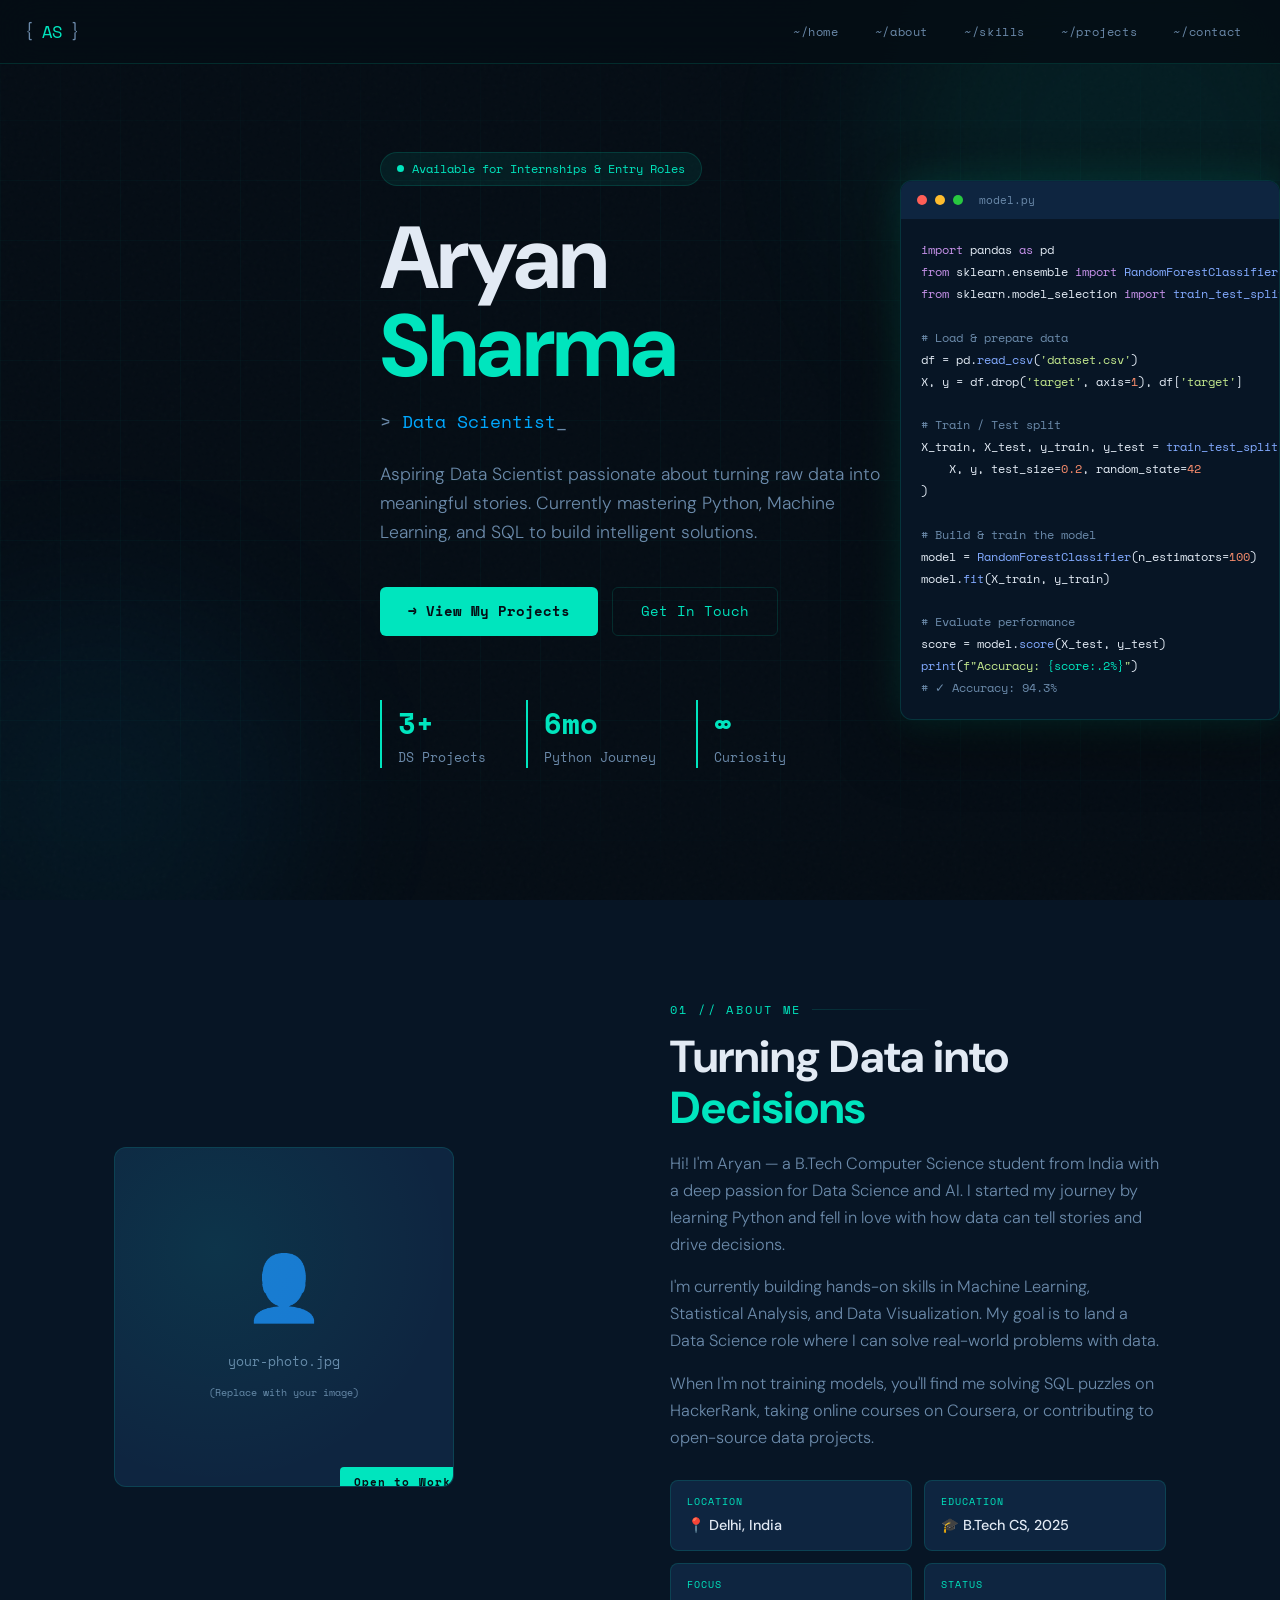
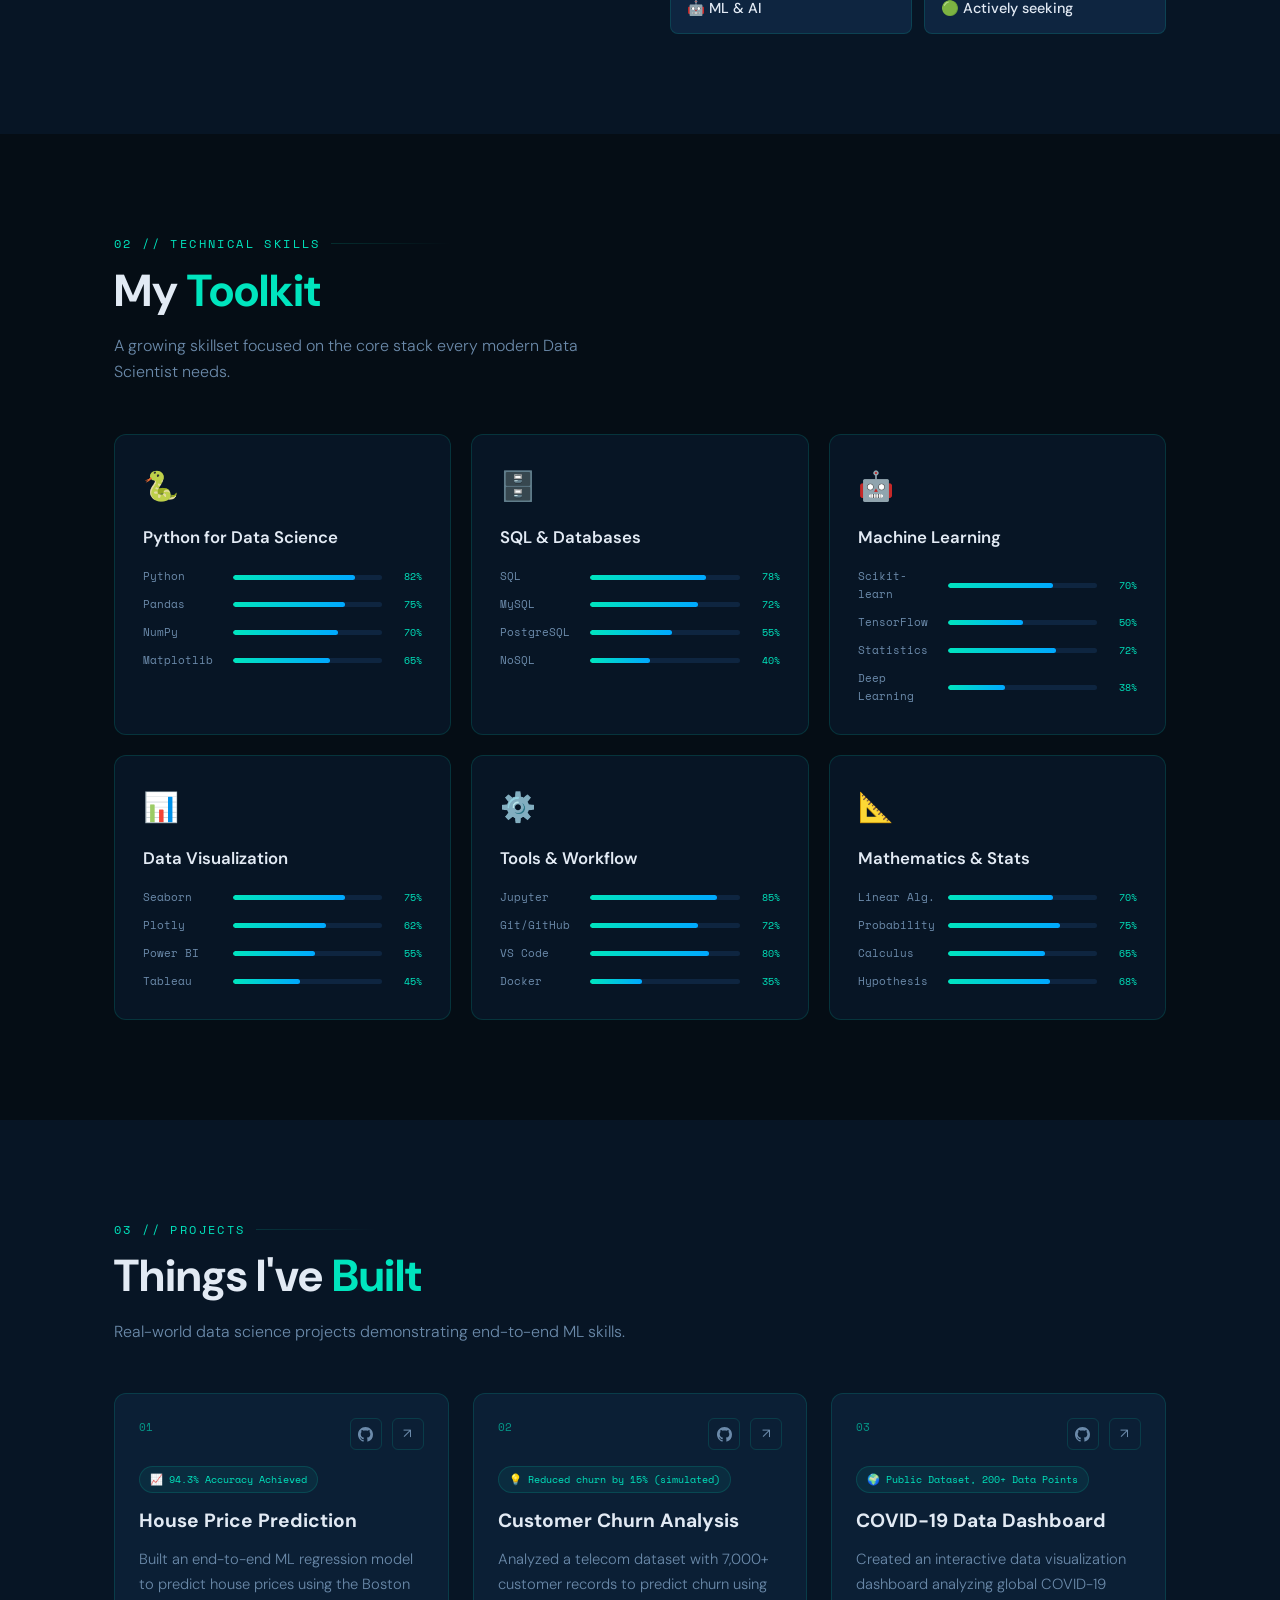
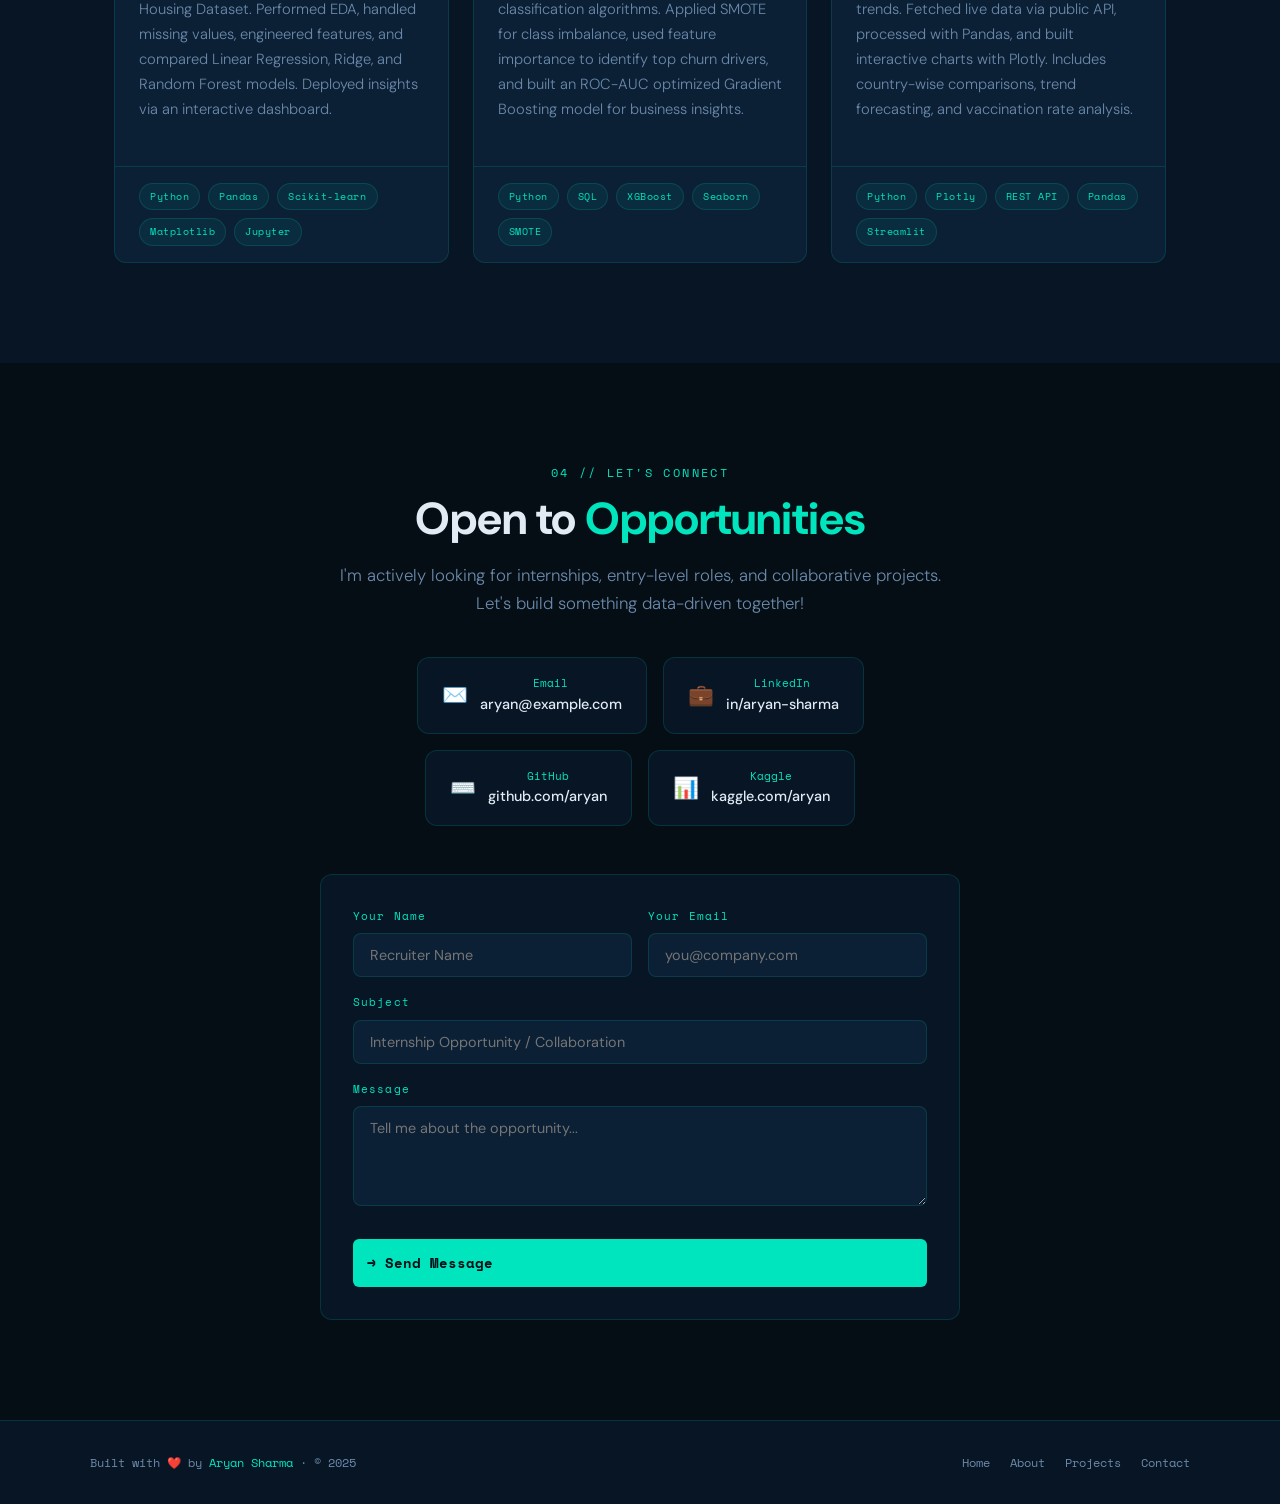
<file: protfoliov.html>
<!DOCTYPE html>
<html lang="en">
<head>
  <meta charset="UTF-8" />
  <meta name="viewport" content="width=device-width, initial-scale=1.0"/>
  <title>Aryan Sharma | Data Scientist</title>
  <link href="https://fonts.googleapis.com/css2?family=Space+Mono:ital,wght@0,400;0,700;1,400&family=DM+Sans:wght@300;400;500;600;700&display=swap" rel="stylesheet"/>
  <style>
    /* ─── RESET & VARIABLES ─────────────────────────────────────── */
    *, *::before, *::after { box-sizing: border-box; margin: 0; padding: 0; }

    :root {
      --bg:        #050d15;
      --bg2:       #071525;
      --bg3:       #0b1f35;
      --surface:   #0e2540;
      --border:    rgba(0, 229, 190, 0.15);
      --accent:    #00e5be;
      --accent2:   #00a8ff;
      --accent3:   #7b61ff;
      --text:      #e2eaf4;
      --muted:     #6b8aaa;
      --mono:      'Space Mono', monospace;
      --sans:      'DM Sans', sans-serif;
      --glow:      0 0 40px rgba(0, 229, 190, 0.15);
      --r:         12px;
    }

    html { scroll-behavior: smooth; }

    body {
      font-family: var(--sans);
      background: var(--bg);
      color: var(--text);
      line-height: 1.65;
      overflow-x: hidden;
    }

    /* ─── NOISE TEXTURE OVERLAY ─────────────────────────────────── */
    body::before {
      content: '';
      position: fixed; inset: 0;
      background-image: url("data:image/svg+xml,%3Csvg viewBox='0 0 256 256' xmlns='http://www.w3.org/2000/svg'%3E%3Cfilter id='noise'%3E%3CfeTurbulence type='fractalNoise' baseFrequency='0.9' numOctaves='4' stitchTiles='stitch'/%3E%3C/filter%3E%3Crect width='100%25' height='100%25' filter='url(%23noise)' opacity='0.03'/%3E%3C/svg%3E");
      pointer-events: none; z-index: 0; opacity: 0.6;
    }

    /* ─── SCROLLBAR ─────────────────────────────────────────────── */
    ::-webkit-scrollbar { width: 6px; }
    ::-webkit-scrollbar-track { background: var(--bg); }
    ::-webkit-scrollbar-thumb { background: var(--accent); border-radius: 3px; }

    /* ─── UTILITY ───────────────────────────────────────────────── */
    .container { max-width: 1100px; margin: 0 auto; padding: 0 24px; }
    .section-label {
      font-family: var(--mono);
      font-size: 0.75rem;
      color: var(--accent);
      letter-spacing: 0.2em;
      text-transform: uppercase;
      margin-bottom: 12px;
      display: flex; align-items: center; gap: 10px;
    }
    .section-label::after {
      content: '';
      flex: 1; height: 1px;
      background: linear-gradient(to right, var(--border), transparent);
      max-width: 120px;
    }
    .section-title {
      font-size: clamp(1.8rem, 4vw, 2.8rem);
      font-weight: 700;
      line-height: 1.15;
      margin-bottom: 16px;
    }
    .highlight { color: var(--accent); }
    .btn {
      display: inline-flex; align-items: center; gap: 8px;
      padding: 12px 28px;
      border-radius: 6px;
      font-family: var(--mono);
      font-size: 0.85rem;
      text-decoration: none;
      transition: all 0.25s;
      cursor: pointer;
    }
    .btn-primary {
      background: var(--accent);
      color: var(--bg);
      font-weight: 700;
      border: none;
    }
    .btn-primary:hover { background: #00ffd4; transform: translateY(-2px); box-shadow: 0 8px 30px rgba(0,229,190,0.35); }
    .btn-outline {
      border: 1.5px solid var(--border);
      color: var(--accent);
      background: transparent;
    }
    .btn-outline:hover { border-color: var(--accent); background: rgba(0,229,190,0.07); transform: translateY(-2px); }
    section { padding: 100px 0; position: relative; }

    /* ─── BACKGROUND GRID ───────────────────────────────────────── */
    .grid-bg {
      position: absolute; inset: 0; z-index: -1;
      background-image:
        linear-gradient(var(--border) 1px, transparent 1px),
        linear-gradient(90deg, var(--border) 1px, transparent 1px);
      background-size: 60px 60px;
      mask-image: linear-gradient(to bottom, transparent, rgba(0,0,0,0.2) 20%, rgba(0,0,0,0.2) 80%, transparent);
    }

    /* ─── NAVBAR ────────────────────────────────────────────────── */
    nav {
      position: fixed; top: 0; left: 0; right: 0;
      z-index: 1000;
      backdrop-filter: blur(20px);
      background: rgba(5, 13, 21, 0.85);
      border-bottom: 1px solid var(--border);
      padding: 0 24px;
      height: 64px;
      display: flex; align-items: center; justify-content: space-between;
    }
    .nav-logo {
      font-family: var(--mono);
      font-size: 1.05rem;
      color: var(--accent);
      text-decoration: none;
      display: flex; align-items: center; gap: 8px;
    }
    .nav-logo span { color: var(--muted); }
    .nav-links { display: flex; align-items: center; gap: 8px; list-style: none; }
    .nav-links a {
      font-family: var(--mono);
      font-size: 0.78rem;
      color: var(--muted);
      text-decoration: none;
      padding: 6px 14px;
      border-radius: 4px;
      letter-spacing: 0.05em;
      transition: all 0.2s;
    }
    .nav-links a:hover { color: var(--accent); background: rgba(0,229,190,0.07); }
    .hamburger { display: none; flex-direction: column; gap: 5px; cursor: pointer; padding: 4px; }
    .hamburger span { width: 22px; height: 2px; background: var(--accent); border-radius: 2px; transition: all 0.3s; }
    .mobile-menu {
      display: none;
      position: fixed; top: 64px; left: 0; right: 0;
      background: rgba(5,13,21,0.97);
      border-bottom: 1px solid var(--border);
      padding: 20px 24px;
      flex-direction: column; gap: 4px; z-index: 999;
    }
    .mobile-menu.open { display: flex; }
    .mobile-menu a {
      font-family: var(--mono);
      font-size: 0.85rem;
      color: var(--muted);
      text-decoration: none;
      padding: 10px 14px;
      border-radius: 6px;
      transition: all 0.2s;
    }
    .mobile-menu a:hover { color: var(--accent); background: rgba(0,229,190,0.07); }

    /* ─── HERO ──────────────────────────────────────────────────── */
    #home {
      min-height: 100vh;
      display: flex; align-items: center;
      padding: 80px 0 60px;
      position: relative;
      overflow: hidden;
    }
    .hero-orb {
      position: absolute;
      border-radius: 50%;
      filter: blur(80px);
      pointer-events: none;
    }
    .orb-1 { width: 500px; height: 500px; background: rgba(0,229,190,0.08); top: -100px; right: -100px; }
    .orb-2 { width: 400px; height: 400px; background: rgba(0,168,255,0.06); bottom: -100px; left: -100px; }
    .hero-inner { position: relative; z-index: 1; }
    .hero-badge {
      display: inline-flex; align-items: center; gap: 8px;
      background: rgba(0,229,190,0.08);
      border: 1px solid var(--border);
      border-radius: 100px;
      padding: 6px 16px;
      font-family: var(--mono);
      font-size: 0.75rem;
      color: var(--accent);
      margin-bottom: 28px;
    }
    .hero-badge::before {
      content: '';
      width: 7px; height: 7px;
      background: var(--accent);
      border-radius: 50%;
      animation: pulse 2s infinite;
    }
    @keyframes pulse {
      0%, 100% { opacity: 1; transform: scale(1); }
      50% { opacity: 0.5; transform: scale(0.8); }
    }
    .hero-name {
      font-size: clamp(3rem, 8vw, 5.5rem);
      font-weight: 700;
      line-height: 1.0;
      letter-spacing: -0.02em;
      margin-bottom: 16px;
    }
    .hero-role {
      font-family: var(--mono);
      font-size: clamp(0.9rem, 2.5vw, 1.15rem);
      color: var(--muted);
      margin-bottom: 24px;
    }
    .hero-role .typed { color: var(--accent2); }
    .hero-desc {
      font-size: 1.1rem;
      color: var(--muted);
      max-width: 520px;
      margin-bottom: 40px;
      font-weight: 300;
    }
    .hero-cta { display: flex; gap: 14px; flex-wrap: wrap; }
    .hero-stats {
      display: flex; gap: 40px; margin-top: 64px;
      flex-wrap: wrap;
    }
    .stat-item { border-left: 2px solid var(--accent); padding-left: 16px; }
    .stat-num { font-size: 1.8rem; font-weight: 700; color: var(--accent); font-family: var(--mono); }
    .stat-label { font-size: 0.8rem; color: var(--muted); font-family: var(--mono); }

    /* Floating code card */
    .hero-code {
      position: absolute; right: 0; top: 50%; transform: translateY(-50%);
      width: min(380px, 45vw);
      background: var(--bg2);
      border: 1px solid var(--border);
      border-radius: var(--r);
      overflow: hidden;
      box-shadow: var(--glow), 0 20px 60px rgba(0,0,0,0.5);
      display: none;
    }
    @media(min-width: 900px) { .hero-code { display: block; } }
    .code-bar {
      background: var(--surface);
      padding: 10px 16px;
      display: flex; align-items: center; gap: 8px;
    }
    .dot { width: 10px; height: 10px; border-radius: 50%; }
    .dot-r { background: #ff5f57; }
    .dot-y { background: #febc2e; }
    .dot-g { background: #28c840; }
    .code-filename { font-family: var(--mono); font-size: 0.7rem; color: var(--muted); margin-left: 8px; }
    .code-body { padding: 20px; }
    .code-body pre {
      font-family: var(--mono);
      font-size: 0.72rem;
      line-height: 1.9;
      color: var(--text);
      white-space: pre;
    }
    .kw { color: #c792ea; }
    .fn { color: #82aaff; }
    .st { color: #c3e88d; }
    .cm { color: var(--muted); }
    .nu { color: #f78c6c; }
    .ac { color: var(--accent); }

    /* ─── ABOUT ─────────────────────────────────────────────────── */
    #about { background: var(--bg2); }
    .about-grid { display: grid; grid-template-columns: 1fr 1fr; gap: 60px; align-items: center; }
    @media(max-width: 768px) { .about-grid { grid-template-columns: 1fr; gap: 40px; } }
    .about-image-wrap {
      position: relative;
    }
    .about-img-placeholder {
      width: 100%; aspect-ratio: 1;
      max-width: 340px;
      background: var(--surface);
      border-radius: var(--r);
      border: 1px solid var(--border);
      display: flex; align-items: center; justify-content: center;
      flex-direction: column; gap: 12px;
      color: var(--muted);
      font-family: var(--mono);
      font-size: 0.8rem;
      position: relative; overflow: hidden;
    }
    .about-img-placeholder::before {
      content: '';
      position: absolute; inset: 0;
      background: radial-gradient(circle at 30% 30%, rgba(0,229,190,0.08), transparent 70%);
    }
    .avatar-icon { font-size: 4rem; }
    .about-tag {
      position: absolute; bottom: -12px; right: -12px;
      background: var(--accent);
      color: var(--bg);
      font-family: var(--mono);
      font-size: 0.7rem;
      font-weight: 700;
      padding: 6px 14px;
      border-radius: 4px;
      letter-spacing: 0.1em;
    }
    .about-text p { color: var(--muted); margin-bottom: 16px; font-weight: 300; font-size: 1.02rem; }
    .about-facts {
      display: grid; grid-template-columns: 1fr 1fr;
      gap: 12px; margin-top: 28px;
    }
    .fact-item {
      background: var(--surface);
      border: 1px solid var(--border);
      border-radius: 8px;
      padding: 12px 16px;
    }
    .fact-key { font-family: var(--mono); font-size: 0.65rem; color: var(--accent); letter-spacing: 0.1em; text-transform: uppercase; }
    .fact-val { font-size: 0.9rem; color: var(--text); margin-top: 4px; font-weight: 500; }

    /* ─── SKILLS ────────────────────────────────────────────────── */
    #skills { background: var(--bg); }
    .skills-grid {
      display: grid; grid-template-columns: repeat(auto-fit, minmax(280px, 1fr));
      gap: 20px; margin-top: 48px;
    }
    .skill-card {
      background: var(--bg2);
      border: 1px solid var(--border);
      border-radius: var(--r);
      padding: 28px;
      transition: all 0.3s;
      position: relative; overflow: hidden;
    }
    .skill-card::before {
      content: '';
      position: absolute; top: 0; left: 0; right: 0; height: 2px;
      background: linear-gradient(to right, var(--accent), transparent);
      opacity: 0; transition: opacity 0.3s;
    }
    .skill-card:hover { border-color: rgba(0,229,190,0.3); transform: translateY(-4px); box-shadow: var(--glow); }
    .skill-card:hover::before { opacity: 1; }
    .skill-icon { font-size: 1.8rem; margin-bottom: 14px; }
    .skill-name { font-weight: 600; font-size: 1.05rem; margin-bottom: 16px; color: var(--text); }
    .skill-bars { display: flex; flex-direction: column; gap: 10px; }
    .skill-row { display: flex; align-items: center; gap: 10px; }
    .skill-label { font-family: var(--mono); font-size: 0.68rem; color: var(--muted); width: 80px; flex-shrink: 0; }
    .skill-bar-wrap { flex: 1; background: var(--surface); border-radius: 100px; height: 5px; overflow: hidden; }
    .skill-bar-fill {
      height: 100%;
      border-radius: 100px;
      background: linear-gradient(to right, var(--accent), var(--accent2));
      position: relative;
      animation: barGrow 1.2s ease forwards;
      transform-origin: left;
    }
    @keyframes barGrow {
      from { transform: scaleX(0); }
      to { transform: scaleX(1); }
    }
    .skill-pct { font-family: var(--mono); font-size: 0.65rem; color: var(--accent); width: 30px; text-align: right; }

    /* ─── PROJECTS ──────────────────────────────────────────────── */
    #projects { background: var(--bg2); }
    .projects-grid {
      display: grid; grid-template-columns: repeat(auto-fit, minmax(320px, 1fr));
      gap: 24px; margin-top: 48px;
    }
    .project-card {
      background: var(--bg3);
      border: 1px solid var(--border);
      border-radius: var(--r);
      overflow: hidden;
      transition: all 0.3s;
      display: flex; flex-direction: column;
    }
    .project-card:hover { border-color: rgba(0,229,190,0.35); transform: translateY(-6px); box-shadow: var(--glow), 0 20px 50px rgba(0,0,0,0.4); }
    .project-header {
      padding: 24px 24px 0;
      display: flex; justify-content: space-between; align-items: flex-start;
    }
    .project-num { font-family: var(--mono); font-size: 0.7rem; color: var(--accent); opacity: 0.6; }
    .project-links { display: flex; gap: 10px; }
    .project-link {
      width: 32px; height: 32px;
      border: 1px solid var(--border);
      border-radius: 6px;
      display: flex; align-items: center; justify-content: center;
      text-decoration: none; color: var(--muted);
      font-size: 0.85rem;
      transition: all 0.2s;
    }
    .project-link:hover { color: var(--accent); border-color: var(--accent); }
    .project-body { padding: 16px 24px 24px; flex: 1; display: flex; flex-direction: column; }
    .project-title { font-size: 1.2rem; font-weight: 700; margin-bottom: 10px; color: var(--text); }
    .project-desc { font-size: 0.92rem; color: var(--muted); line-height: 1.7; flex: 1; margin-bottom: 20px; font-weight: 300; }
    .project-footer { border-top: 1px solid var(--border); padding: 16px 24px; }
    .project-tech { display: flex; flex-wrap: wrap; gap: 8px; }
    .tech-tag {
      font-family: var(--mono);
      font-size: 0.65rem;
      padding: 4px 10px;
      border-radius: 100px;
      background: rgba(0,229,190,0.07);
      border: 1px solid var(--border);
      color: var(--accent);
      letter-spacing: 0.05em;
    }
    .project-impact {
      display: inline-flex; align-items: center; gap: 6px;
      font-family: var(--mono); font-size: 0.65rem;
      color: var(--accent); margin-bottom: 12px;
      background: rgba(0,229,190,0.07);
      border: 1px solid var(--border);
      padding: 4px 10px; border-radius: 100px;
      width: fit-content;
    }

    /* ─── CONTACT ───────────────────────────────────────────────── */
    #contact { background: var(--bg); }
    .contact-inner {
      max-width: 640px; margin: 0 auto; text-align: center;
    }
    .contact-inner .section-label { justify-content: center; }
    .contact-inner .section-label::after { display: none; }
    .contact-desc { color: var(--muted); font-size: 1.05rem; margin-bottom: 40px; font-weight: 300; }
    .contact-links {
      display: flex; justify-content: center; flex-wrap: wrap; gap: 16px; margin-bottom: 48px;
    }
    .contact-card {
      display: flex; align-items: center; gap: 12px;
      background: var(--bg2);
      border: 1px solid var(--border);
      border-radius: var(--r);
      padding: 16px 24px;
      text-decoration: none;
      color: var(--text);
      transition: all 0.25s;
      min-width: 180px;
    }
    .contact-card:hover { border-color: var(--accent); transform: translateY(-3px); box-shadow: var(--glow); }
    .contact-icon { font-size: 1.3rem; }
    .contact-info .contact-platform { font-family: var(--mono); font-size: 0.7rem; color: var(--accent); }
    .contact-info .contact-handle { font-size: 0.9rem; font-weight: 500; }
    .contact-form {
      background: var(--bg2);
      border: 1px solid var(--border);
      border-radius: var(--r);
      padding: 32px;
      text-align: left;
    }
    .form-row { display: grid; grid-template-columns: 1fr 1fr; gap: 16px; }
    @media(max-width: 480px) { .form-row { grid-template-columns: 1fr; } }
    .form-group { margin-bottom: 16px; }
    .form-group label { display: block; font-family: var(--mono); font-size: 0.7rem; color: var(--accent); margin-bottom: 8px; letter-spacing: 0.1em; }
    .form-group input, .form-group textarea {
      width: 100%;
      background: var(--bg3);
      border: 1px solid var(--border);
      border-radius: 8px;
      padding: 12px 16px;
      color: var(--text);
      font-family: var(--sans);
      font-size: 0.9rem;
      transition: border-color 0.2s;
      outline: none;
    }
    .form-group input:focus, .form-group textarea:focus { border-color: var(--accent); box-shadow: 0 0 0 3px rgba(0,229,190,0.1); }
    .form-group textarea { min-height: 100px; resize: vertical; }
    .form-submit { width: 100%; padding: 14px; margin-top: 8px; }

    /* ─── FOOTER ────────────────────────────────────────────────── */
    footer {
      background: var(--bg2);
      border-top: 1px solid var(--border);
      padding: 32px 24px;
      text-align: center;
    }
    .footer-inner { display: flex; justify-content: space-between; align-items: center; flex-wrap: wrap; gap: 16px; max-width: 1100px; margin: 0 auto; }
    .footer-copy { font-family: var(--mono); font-size: 0.72rem; color: var(--muted); }
    .footer-copy span { color: var(--accent); }
    .footer-links { display: flex; gap: 20px; }
    .footer-links a { font-family: var(--mono); font-size: 0.72rem; color: var(--muted); text-decoration: none; transition: color 0.2s; }
    .footer-links a:hover { color: var(--accent); }

    /* ─── SCROLL REVEAL ─────────────────────────────────────────── */
    .reveal {
      opacity: 0; transform: translateY(28px);
      transition: opacity 0.7s ease, transform 0.7s ease;
    }
    .reveal.visible { opacity: 1; transform: translateY(0); }

    /* ─── RESPONSIVE ────────────────────────────────────────────── */
    @media(max-width: 768px) {
      .nav-links { display: none; }
      .hamburger { display: flex; }
      section { padding: 72px 0; }
      .hero-stats { gap: 24px; }
    }

    /* ─── TYPING CURSOR ─────────────────────────────────────────── */
    .cursor { animation: blink 1s step-end infinite; }
    @keyframes blink { 50% { opacity: 0; } }
  </style>
</head>
<body>

<!-- ═══════════════════════════════════════════════════ NAVBAR ═══ -->
<nav>
  <a href="#home" class="nav-logo">
    <span>{</span> AS <span>}</span>
  </a>
  <ul class="nav-links">
    <li><a href="#home">~/home</a></li>
    <li><a href="#about">~/about</a></li>
    <li><a href="#skills">~/skills</a></li>
    <li><a href="#projects">~/projects</a></li>
    <li><a href="#contact">~/contact</a></li>
  </ul>
  <div class="hamburger" onclick="toggleMenu()" id="hamburger">
    <span></span><span></span><span></span>
  </div>
</nav>
<div class="mobile-menu" id="mobileMenu">
  <a href="#home" onclick="toggleMenu()">~/home</a>
  <a href="#about" onclick="toggleMenu()">~/about</a>
  <a href="#skills" onclick="toggleMenu()">~/skills</a>
  <a href="#projects" onclick="toggleMenu()">~/projects</a>
  <a href="#contact" onclick="toggleMenu()">~/contact</a>
</div>

<!-- ════════════════════════════════════════════════════ HERO ════ -->
<section id="home">
  <div class="hero-orb orb-1"></div>
  <div class="hero-orb orb-2"></div>
  <div class="grid-bg"></div>
  <div class="container">
    <div class="hero-inner">
      <div class="hero-badge">Available for Internships &amp; Entry Roles</div>
      <h1 class="hero-name">Aryan<br><span class="highlight">Sharma</span></h1>
      <p class="hero-role">
        &gt; <span class="typed" id="typedText"></span><span class="cursor">_</span>
      </p>
      <p class="hero-desc">
        Aspiring Data Scientist passionate about turning raw data into meaningful stories.
        Currently mastering Python, Machine Learning, and SQL to build intelligent solutions.
      </p>
      <div class="hero-cta">
        <a href="#projects" class="btn btn-primary">→ View My Projects</a>
        <a href="#contact" class="btn btn-outline">Get In Touch</a>
      </div>
      <div class="hero-stats">
        <div class="stat-item">
          <div class="stat-num">3+</div>
          <div class="stat-label">DS Projects</div>
        </div>
        <div class="stat-item">
          <div class="stat-num">6mo</div>
          <div class="stat-label">Python Journey</div>
        </div>
        <div class="stat-item">
          <div class="stat-num">∞</div>
          <div class="stat-label">Curiosity</div>
        </div>
      </div>
    </div>

    <!-- Floating Code Card -->
    <div class="hero-code">
      <div class="code-bar">
        <div class="dot dot-r"></div>
        <div class="dot dot-y"></div>
        <div class="dot dot-g"></div>
        <span class="code-filename">model.py</span>
      </div>
      <div class="code-body">
        <pre><span class="kw">import</span> pandas <span class="kw">as</span> pd
<span class="kw">from</span> sklearn.ensemble <span class="kw">import</span> <span class="fn">RandomForestClassifier</span>
<span class="kw">from</span> sklearn.model_selection <span class="kw">import</span> <span class="fn">train_test_split</span>

<span class="cm"># Load &amp; prepare data</span>
df = pd.<span class="fn">read_csv</span>(<span class="st">'dataset.csv'</span>)
X, y = df.drop(<span class="st">'target'</span>, axis=<span class="nu">1</span>), df[<span class="st">'target'</span>]

<span class="cm"># Train / Test split</span>
X_train, X_test, y_train, y_test = <span class="fn">train_test_split</span>(
    X, y, test_size=<span class="nu">0.2</span>, random_state=<span class="nu">42</span>
)

<span class="cm"># Build &amp; train the model</span>
model = <span class="fn">RandomForestClassifier</span>(n_estimators=<span class="nu">100</span>)
model.<span class="fn">fit</span>(X_train, y_train)

<span class="cm"># Evaluate performance</span>
score = model.<span class="fn">score</span>(X_test, y_test)
<span class="fn">print</span>(<span class="st">f"Accuracy: </span><span class="ac">{score:.2%}</span><span class="st">"</span>)
<span class="cm"># ✓ Accuracy: 94.3%</span></pre>
      </div>
    </div>
  </div>
</section>

<!-- ════════════════════════════════════════════════════ ABOUT ═══ -->
<section id="about">
  <div class="container">
    <div class="about-grid reveal">
      <div class="about-image-wrap">
        <div class="about-img-placeholder">
          <div class="avatar-icon">👤</div>
          <span>your-photo.jpg</span>
          <small style="color:var(--muted);font-size:0.65rem">(Replace with your image)</small>
          <div class="about-tag">Open to Work</div>
        </div>
      </div>

      <div class="about-text">
        <div class="section-label">01 // About Me</div>
        <h2 class="section-title">Turning Data into <span class="highlight">Decisions</span></h2>
        <p>
          Hi! I'm Aryan — a B.Tech Computer Science student from India with a deep passion for Data Science and AI.
          I started my journey by learning Python and fell in love with how data can tell stories and drive decisions.
        </p>
        <p>
          I'm currently building hands-on skills in Machine Learning, Statistical Analysis, and Data Visualization.
          My goal is to land a Data Science role where I can solve real-world problems with data.
        </p>
        <p>
          When I'm not training models, you'll find me solving SQL puzzles on HackerRank, taking online
          courses on Coursera, or contributing to open-source data projects.
        </p>

        <div class="about-facts">
          <div class="fact-item">
            <div class="fact-key">Location</div>
            <div class="fact-val">📍 Delhi, India</div>
          </div>
          <div class="fact-item">
            <div class="fact-key">Education</div>
            <div class="fact-val">🎓 B.Tech CS, 2025</div>
          </div>
          <div class="fact-item">
            <div class="fact-key">Focus</div>
            <div class="fact-val">🤖 ML & AI</div>
          </div>
          <div class="fact-item">
            <div class="fact-key">Status</div>
            <div class="fact-val">🟢 Actively seeking</div>
          </div>
        </div>
      </div>
    </div>
  </div>
</section>

<!-- ═══════════════════════════════════════════════════ SKILLS ═══ -->
<section id="skills">
  <div class="grid-bg"></div>
  <div class="container reveal">
    <div class="section-label">02 // Technical Skills</div>
    <h2 class="section-title">My <span class="highlight">Toolkit</span></h2>
    <p style="color:var(--muted);max-width:520px;font-weight:300">
      A growing skillset focused on the core stack every modern Data Scientist needs.
    </p>

    <div class="skills-grid">

      <div class="skill-card">
        <div class="skill-icon">🐍</div>
        <div class="skill-name">Python for Data Science</div>
        <div class="skill-bars">
          <div class="skill-row">
            <span class="skill-label">Python</span>
            <div class="skill-bar-wrap"><div class="skill-bar-fill" style="width:82%"></div></div>
            <span class="skill-pct">82%</span>
          </div>
          <div class="skill-row">
            <span class="skill-label">Pandas</span>
            <div class="skill-bar-wrap"><div class="skill-bar-fill" style="width:75%"></div></div>
            <span class="skill-pct">75%</span>
          </div>
          <div class="skill-row">
            <span class="skill-label">NumPy</span>
            <div class="skill-bar-wrap"><div class="skill-bar-fill" style="width:70%"></div></div>
            <span class="skill-pct">70%</span>
          </div>
          <div class="skill-row">
            <span class="skill-label">Matplotlib</span>
            <div class="skill-bar-wrap"><div class="skill-bar-fill" style="width:65%"></div></div>
            <span class="skill-pct">65%</span>
          </div>
        </div>
      </div>

      <div class="skill-card">
        <div class="skill-icon">🗄️</div>
        <div class="skill-name">SQL & Databases</div>
        <div class="skill-bars">
          <div class="skill-row">
            <span class="skill-label">SQL</span>
            <div class="skill-bar-wrap"><div class="skill-bar-fill" style="width:78%"></div></div>
            <span class="skill-pct">78%</span>
          </div>
          <div class="skill-row">
            <span class="skill-label">MySQL</span>
            <div class="skill-bar-wrap"><div class="skill-bar-fill" style="width:72%"></div></div>
            <span class="skill-pct">72%</span>
          </div>
          <div class="skill-row">
            <span class="skill-label">PostgreSQL</span>
            <div class="skill-bar-wrap"><div class="skill-bar-fill" style="width:55%"></div></div>
            <span class="skill-pct">55%</span>
          </div>
          <div class="skill-row">
            <span class="skill-label">NoSQL</span>
            <div class="skill-bar-wrap"><div class="skill-bar-fill" style="width:40%"></div></div>
            <span class="skill-pct">40%</span>
          </div>
        </div>
      </div>

      <div class="skill-card">
        <div class="skill-icon">🤖</div>
        <div class="skill-name">Machine Learning</div>
        <div class="skill-bars">
          <div class="skill-row">
            <span class="skill-label">Scikit-learn</span>
            <div class="skill-bar-wrap"><div class="skill-bar-fill" style="width:70%"></div></div>
            <span class="skill-pct">70%</span>
          </div>
          <div class="skill-row">
            <span class="skill-label">TensorFlow</span>
            <div class="skill-bar-wrap"><div class="skill-bar-fill" style="width:50%"></div></div>
            <span class="skill-pct">50%</span>
          </div>
          <div class="skill-row">
            <span class="skill-label">Statistics</span>
            <div class="skill-bar-wrap"><div class="skill-bar-fill" style="width:72%"></div></div>
            <span class="skill-pct">72%</span>
          </div>
          <div class="skill-row">
            <span class="skill-label">Deep Learning</span>
            <div class="skill-bar-wrap"><div class="skill-bar-fill" style="width:38%"></div></div>
            <span class="skill-pct">38%</span>
          </div>
        </div>
      </div>

      <div class="skill-card">
        <div class="skill-icon">📊</div>
        <div class="skill-name">Data Visualization</div>
        <div class="skill-bars">
          <div class="skill-row">
            <span class="skill-label">Seaborn</span>
            <div class="skill-bar-wrap"><div class="skill-bar-fill" style="width:75%"></div></div>
            <span class="skill-pct">75%</span>
          </div>
          <div class="skill-row">
            <span class="skill-label">Plotly</span>
            <div class="skill-bar-wrap"><div class="skill-bar-fill" style="width:62%"></div></div>
            <span class="skill-pct">62%</span>
          </div>
          <div class="skill-row">
            <span class="skill-label">Power BI</span>
            <div class="skill-bar-wrap"><div class="skill-bar-fill" style="width:55%"></div></div>
            <span class="skill-pct">55%</span>
          </div>
          <div class="skill-row">
            <span class="skill-label">Tableau</span>
            <div class="skill-bar-wrap"><div class="skill-bar-fill" style="width:45%"></div></div>
            <span class="skill-pct">45%</span>
          </div>
        </div>
      </div>

      <div class="skill-card">
        <div class="skill-icon">⚙️</div>
        <div class="skill-name">Tools & Workflow</div>
        <div class="skill-bars">
          <div class="skill-row">
            <span class="skill-label">Jupyter</span>
            <div class="skill-bar-wrap"><div class="skill-bar-fill" style="width:85%"></div></div>
            <span class="skill-pct">85%</span>
          </div>
          <div class="skill-row">
            <span class="skill-label">Git/GitHub</span>
            <div class="skill-bar-wrap"><div class="skill-bar-fill" style="width:72%"></div></div>
            <span class="skill-pct">72%</span>
          </div>
          <div class="skill-row">
            <span class="skill-label">VS Code</span>
            <div class="skill-bar-wrap"><div class="skill-bar-fill" style="width:80%"></div></div>
            <span class="skill-pct">80%</span>
          </div>
          <div class="skill-row">
            <span class="skill-label">Docker</span>
            <div class="skill-bar-wrap"><div class="skill-bar-fill" style="width:35%"></div></div>
            <span class="skill-pct">35%</span>
          </div>
        </div>
      </div>

      <div class="skill-card">
        <div class="skill-icon">📐</div>
        <div class="skill-name">Mathematics & Stats</div>
        <div class="skill-bars">
          <div class="skill-row">
            <span class="skill-label">Linear Alg.</span>
            <div class="skill-bar-wrap"><div class="skill-bar-fill" style="width:70%"></div></div>
            <span class="skill-pct">70%</span>
          </div>
          <div class="skill-row">
            <span class="skill-label">Probability</span>
            <div class="skill-bar-wrap"><div class="skill-bar-fill" style="width:75%"></div></div>
            <span class="skill-pct">75%</span>
          </div>
          <div class="skill-row">
            <span class="skill-label">Calculus</span>
            <div class="skill-bar-wrap"><div class="skill-bar-fill" style="width:65%"></div></div>
            <span class="skill-pct">65%</span>
          </div>
          <div class="skill-row">
            <span class="skill-label">Hypothesis</span>
            <div class="skill-bar-wrap"><div class="skill-bar-fill" style="width:68%"></div></div>
            <span class="skill-pct">68%</span>
          </div>
        </div>
      </div>

    </div>
  </div>
</section>

<!-- ════════════════════════════════════════════════ PROJECTS ════ -->
<section id="projects">
  <div class="container reveal">
    <div class="section-label">03 // Projects</div>
    <h2 class="section-title">Things I've <span class="highlight">Built</span></h2>
    <p style="color:var(--muted);max-width:520px;font-weight:300;margin-bottom:0">
      Real-world data science projects demonstrating end-to-end ML skills.
    </p>

    <div class="projects-grid">

      <!-- Project 1 -->
      <div class="project-card">
        <div class="project-header">
          <span class="project-num">01</span>
          <div class="project-links">
            <a href="https://github.com/yourusername/house-price-prediction" target="_blank" class="project-link" title="GitHub">
              <!-- GitHub SVG -->
              <svg width="15" height="15" viewBox="0 0 24 24" fill="currentColor"><path d="M12 0C5.37 0 0 5.37 0 12c0 5.31 3.435 9.795 8.205 11.385.6.105.825-.255.825-.57 0-.285-.015-1.23-.015-2.235-3.015.555-3.795-.735-4.035-1.41-.135-.345-.72-1.41-1.23-1.695-.42-.225-1.02-.78-.015-.795.945-.015 1.62.87 1.845 1.23 1.08 1.815 2.805 1.305 3.495.99.105-.78.42-1.305.765-1.605-2.67-.3-5.46-1.335-5.46-5.925 0-1.305.465-2.385 1.23-3.225-.12-.3-.54-1.53.12-3.18 0 0 1.005-.315 3.3 1.23.96-.27 1.98-.405 3-.405s2.04.135 3 .405c2.295-1.56 3.3-1.23 3.3-1.23.66 1.65.24 2.88.12 3.18.765.84 1.23 1.905 1.23 3.225 0 4.605-2.805 5.625-5.475 5.925.435.375.81 1.095.81 2.22 0 1.605-.015 2.895-.015 3.3 0 .315.225.69.825.57A12.02 12.02 0 0024 12c0-6.63-5.37-12-12-12z"/></svg>
            </a>
            <a href="#" class="project-link" title="Live Demo">↗</a>
          </div>
        </div>
        <div class="project-body">
          <div class="project-impact">📈 94.3% Accuracy Achieved</div>
          <h3 class="project-title">House Price Prediction</h3>
          <p class="project-desc">
            Built an end-to-end ML regression model to predict house prices using the Boston Housing Dataset.
            Performed EDA, handled missing values, engineered features, and compared Linear Regression,
            Ridge, and Random Forest models. Deployed insights via an interactive dashboard.
          </p>
        </div>
        <div class="project-footer">
          <div class="project-tech">
            <span class="tech-tag">Python</span>
            <span class="tech-tag">Pandas</span>
            <span class="tech-tag">Scikit-learn</span>
            <span class="tech-tag">Matplotlib</span>
            <span class="tech-tag">Jupyter</span>
          </div>
        </div>
      </div>

      <!-- Project 2 -->
      <div class="project-card">
        <div class="project-header">
          <span class="project-num">02</span>
          <div class="project-links">
            <a href="https://github.com/yourusername/customer-churn-analysis" target="_blank" class="project-link" title="GitHub">
              <svg width="15" height="15" viewBox="0 0 24 24" fill="currentColor"><path d="M12 0C5.37 0 0 5.37 0 12c0 5.31 3.435 9.795 8.205 11.385.6.105.825-.255.825-.57 0-.285-.015-1.23-.015-2.235-3.015.555-3.795-.735-4.035-1.41-.135-.345-.72-1.41-1.23-1.695-.42-.225-1.02-.78-.015-.795.945-.015 1.62.87 1.845 1.23 1.08 1.815 2.805 1.305 3.495.99.105-.78.42-1.305.765-1.605-2.67-.3-5.46-1.335-5.46-5.925 0-1.305.465-2.385 1.23-3.225-.12-.3-.54-1.53.12-3.18 0 0 1.005-.315 3.3 1.23.96-.27 1.98-.405 3-.405s2.04.135 3 .405c2.295-1.56 3.3-1.23 3.3-1.23.66 1.65.24 2.88.12 3.18.765.84 1.23 1.905 1.23 3.225 0 4.605-2.805 5.625-5.475 5.925.435.375.81 1.095.81 2.22 0 1.605-.015 2.895-.015 3.3 0 .315.225.69.825.57A12.02 12.02 0 0024 12c0-6.63-5.37-12-12-12z"/></svg>
            </a>
            <a href="#" class="project-link" title="Live Demo">↗</a>
          </div>
        </div>
        <div class="project-body">
          <div class="project-impact">💡 Reduced churn by 15% (simulated)</div>
          <h3 class="project-title">Customer Churn Analysis</h3>
          <p class="project-desc">
            Analyzed a telecom dataset with 7,000+ customer records to predict churn using classification algorithms.
            Applied SMOTE for class imbalance, used feature importance to identify top churn drivers, and
            built an ROC-AUC optimized Gradient Boosting model for business insights.
          </p>
        </div>
        <div class="project-footer">
          <div class="project-tech">
            <span class="tech-tag">Python</span>
            <span class="tech-tag">SQL</span>
            <span class="tech-tag">XGBoost</span>
            <span class="tech-tag">Seaborn</span>
            <span class="tech-tag">SMOTE</span>
          </div>
        </div>
      </div>

      <!-- Project 3 -->
      <div class="project-card">
        <div class="project-header">
          <span class="project-num">03</span>
          <div class="project-links">
            <a href="https://github.com/yourusername/covid-dashboard" target="_blank" class="project-link" title="GitHub">
              <svg width="15" height="15" viewBox="0 0 24 24" fill="currentColor"><path d="M12 0C5.37 0 0 5.37 0 12c0 5.31 3.435 9.795 8.205 11.385.6.105.825-.255.825-.57 0-.285-.015-1.23-.015-2.235-3.015.555-3.795-.735-4.035-1.41-.135-.345-.72-1.41-1.23-1.695-.42-.225-1.02-.78-.015-.795.945-.015 1.62.87 1.845 1.23 1.08 1.815 2.805 1.305 3.495.99.105-.78.42-1.305.765-1.605-2.67-.3-5.46-1.335-5.46-5.925 0-1.305.465-2.385 1.23-3.225-.12-.3-.54-1.53.12-3.18 0 0 1.005-.315 3.3 1.23.96-.27 1.98-.405 3-.405s2.04.135 3 .405c2.295-1.56 3.3-1.23 3.3-1.23.66 1.65.24 2.88.12 3.18.765.84 1.23 1.905 1.23 3.225 0 4.605-2.805 5.625-5.475 5.925.435.375.81 1.095.81 2.22 0 1.605-.015 2.895-.015 3.3 0 .315.225.69.825.57A12.02 12.02 0 0024 12c0-6.63-5.37-12-12-12z"/></svg>
            </a>
            <a href="#" class="project-link" title="Live Demo">↗</a>
          </div>
        </div>
        <div class="project-body">
          <div class="project-impact">🌍 Public Dataset, 200+ Data Points</div>
          <h3 class="project-title">COVID-19 Data Dashboard</h3>
          <p class="project-desc">
            Created an interactive data visualization dashboard analyzing global COVID-19 trends.
            Fetched live data via public API, processed with Pandas, and built interactive charts
            with Plotly. Includes country-wise comparisons, trend forecasting, and vaccination rate analysis.
          </p>
        </div>
        <div class="project-footer">
          <div class="project-tech">
            <span class="tech-tag">Python</span>
            <span class="tech-tag">Plotly</span>
            <span class="tech-tag">REST API</span>
            <span class="tech-tag">Pandas</span>
            <span class="tech-tag">Streamlit</span>
          </div>
        </div>
      </div>

    </div>
  </div>
</section>

<!-- ═══════════════════════════════════════════════════ CONTACT ══ -->
<section id="contact">
  <div class="grid-bg"></div>
  <div class="container reveal">
    <div class="contact-inner">
      <div class="section-label">04 // Let's Connect</div>
      <h2 class="section-title">Open to <span class="highlight">Opportunities</span></h2>
      <p class="contact-desc">
        I'm actively looking for internships, entry-level roles, and collaborative projects.
        Let's build something data-driven together!
      </p>

      <div class="contact-links">
        <a href="mailto:aryan@example.com" class="contact-card">
          <span class="contact-icon">✉️</span>
          <div class="contact-info">
            <div class="contact-platform">Email</div>
            <div class="contact-handle">aryan@example.com</div>
          </div>
        </a>
        <a href="https://linkedin.com/in/yourusername" target="_blank" class="contact-card">
          <span class="contact-icon">💼</span>
          <div class="contact-info">
            <div class="contact-platform">LinkedIn</div>
            <div class="contact-handle">in/aryan-sharma</div>
          </div>
        </a>
        <a href="https://github.com/yourusername" target="_blank" class="contact-card">
          <span class="contact-icon">⌨️</span>
          <div class="contact-info">
            <div class="contact-platform">GitHub</div>
            <div class="contact-handle">github.com/aryan</div>
          </div>
        </a>
        <a href="https://kaggle.com/yourusername" target="_blank" class="contact-card">
          <span class="contact-icon">📊</span>
          <div class="contact-info">
            <div class="contact-platform">Kaggle</div>
            <div class="contact-handle">kaggle.com/aryan</div>
          </div>
        </a>
      </div>

      <div class="contact-form">
        <div class="form-row">
          <div class="form-group">
            <label>Your Name</label>
            <input type="text" placeholder="Recruiter Name" />
          </div>
          <div class="form-group">
            <label>Your Email</label>
            <input type="email" placeholder="you@company.com" />
          </div>
        </div>
        <div class="form-group">
          <label>Subject</label>
          <input type="text" placeholder="Internship Opportunity / Collaboration" />
        </div>
        <div class="form-group">
          <label>Message</label>
          <textarea placeholder="Tell me about the opportunity..."></textarea>
        </div>
        <button class="btn btn-primary form-submit" onclick="handleSubmit()">
          → Send Message
        </button>
      </div>

    </div>
  </div>
</section>

<!-- ════════════════════════════════════════════════════ FOOTER ══ -->
<footer>
  <div class="footer-inner">
    <div class="footer-copy">
      Built with ❤️ by <span>Aryan Sharma</span> · © 2025
    </div>
    <div class="footer-links">
      <a href="#home">Home</a>
      <a href="#about">About</a>
      <a href="#projects">Projects</a>
      <a href="#contact">Contact</a>
    </div>
  </div>
</footer>

<!-- ─────────────────────────────────────────────────── JS ─────── -->
<script>
  /* ── TYPING EFFECT ── */
  const roles = [
    'Data Scientist',
    'ML Engineer',
    'Python Developer',
    'Data Analyst',
    'Problem Solver'
  ];
  let rIdx = 0, cIdx = 0, deleting = false;
  const el = document.getElementById('typedText');

  function type() {
    const current = roles[rIdx];
    if (!deleting) {
      el.textContent = current.substring(0, ++cIdx);
      if (cIdx === current.length) { deleting = true; setTimeout(type, 1800); return; }
    } else {
      el.textContent = current.substring(0, --cIdx);
      if (cIdx === 0) { deleting = false; rIdx = (rIdx + 1) % roles.length; }
    }
    setTimeout(type, deleting ? 55 : 90);
  }
  setTimeout(type, 800);

  /* ── SCROLL REVEAL ── */
  const observer = new IntersectionObserver((entries) => {
    entries.forEach(e => { if (e.isIntersecting) e.target.classList.add('visible'); });
  }, { threshold: 0.12 });
  document.querySelectorAll('.reveal').forEach(el => observer.observe(el));

  /* ── MOBILE MENU ── */
  function toggleMenu() {
    document.getElementById('mobileMenu').classList.toggle('open');
  }

  /* ── CONTACT FORM (placeholder) ── */
  function handleSubmit() {
    alert('✅ Message sent! (Connect this to Formspree or EmailJS for real emails)');
  }
</script>
</body>
</html>
</file>
